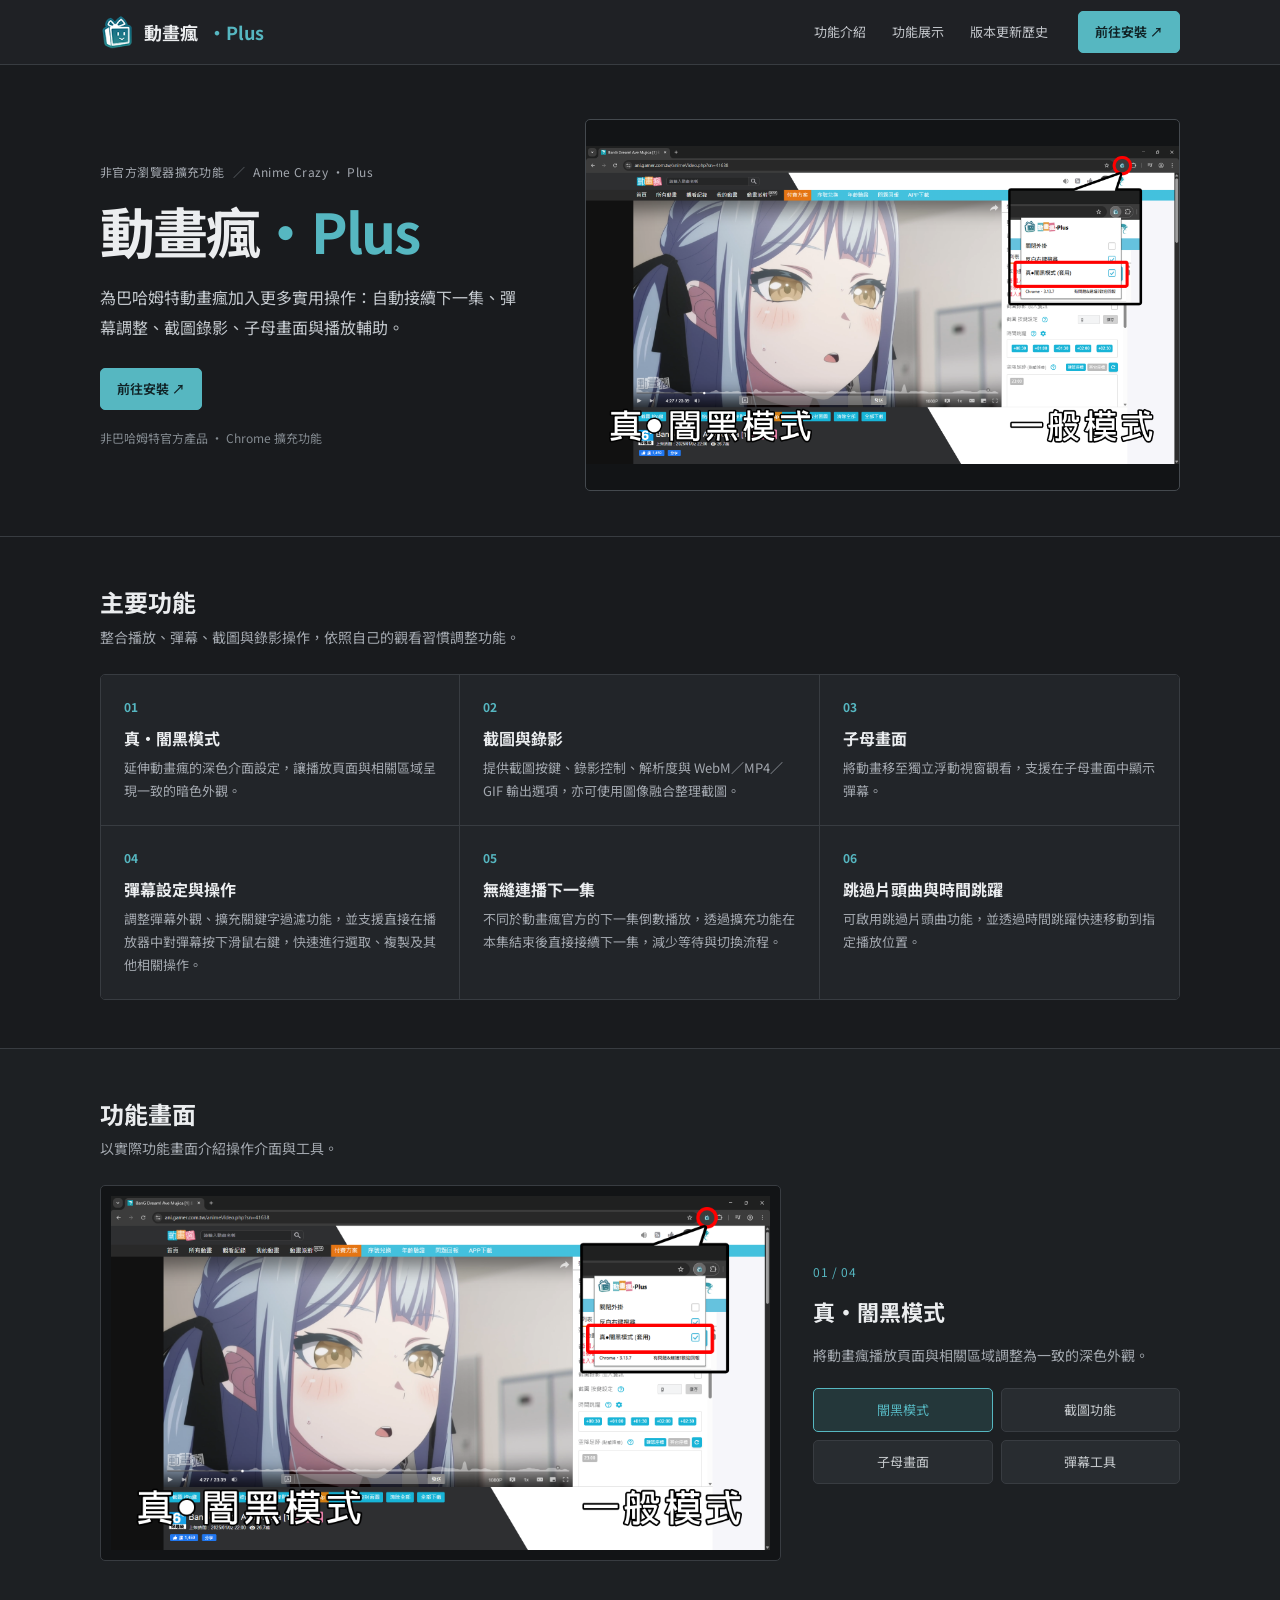
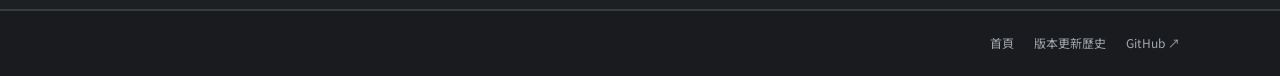
<file: index.html>
<!DOCTYPE html>

<html lang="zh-Hant"><head><meta charset="utf-8"/><meta content="width=device-width,initial-scale=1" name="viewport"/><title>動畫瘋·Plus（動畫瘋Plus）｜巴哈姆特動畫瘋非官方瀏覽器擴充功能</title><meta content="動畫瘋·Plus（動畫瘋Plus）是為巴哈姆特動畫瘋設計的非官方 Chrome 瀏覽器擴充功能，提供無縫連播下一集、彈幕右鍵操作與關鍵字過濾、截圖錄影、子母畫面及真・闇黑模式。" name="description"/><meta content="index,follow" name="robots"/><link href="https://xu3u04u48.github.io/Anime_Crazy_Dot_Plus/index.html" rel="canonical"/><meta content="website" property="og:type"/><meta content="動畫瘋·Plus（動畫瘋Plus）｜巴哈姆特動畫瘋非官方瀏覽器擴充功能" property="og:title"/><meta content="動畫瘋·Plus（動畫瘋Plus）是為巴哈姆特動畫瘋設計的非官方 Chrome 瀏覽器擴充功能，提供無縫連播下一集、彈幕右鍵操作與關鍵字過濾、截圖錄影、子母畫面及真・闇黑模式。" property="og:description"/><meta content="https://xu3u04u48.github.io/Anime_Crazy_Dot_Plus/img/1.png" property="og:image"/><link href="img/48.png" rel="icon"/><link href="style.css" rel="stylesheet"/><meta content="動畫瘋·Plus,動畫瘋Plus,巴哈姆特動畫瘋,動畫瘋擴充功能,動畫瘋插件,動畫瘋自動播放下一集,動畫瘋彈幕,動畫瘋截圖,動畫瘋錄影" name="keywords"/><meta content="https://xu3u04u48.github.io/Anime_Crazy_Dot_Plus/index.html" property="og:url"/><meta content="zh_TW" property="og:locale"/><meta content="summary_large_image" name="twitter:card"/><meta content="動畫瘋·Plus（動畫瘋Plus）｜巴哈姆特動畫瘋非官方瀏覽器擴充功能" name="twitter:title"/><meta content="動畫瘋·Plus（動畫瘋Plus）是為巴哈姆特動畫瘋設計的非官方 Chrome 瀏覽器擴充功能，提供無縫連播下一集、彈幕右鍵操作與關鍵字過濾、截圖錄影、子母畫面及真・闇黑模式。" name="twitter:description"/><script type="application/ld+json">{"@context":"https://schema.org","@type":"SoftwareApplication","name":"動畫瘋·Plus","alternateName":["動畫瘋Plus"],"applicationCategory":"BrowserApplication","operatingSystem":"Google Chrome","description":"動畫瘋·Plus（動畫瘋Plus）是為巴哈姆特動畫瘋設計的非官方 Chrome 瀏覽器擴充功能，提供無縫連播下一集、彈幕右鍵操作與關鍵字過濾、截圖錄影、子母畫面及真・闇黑模式。","url":"https://xu3u04u48.github.io/Anime_Crazy_Dot_Plus/index.html","image":"https://xu3u04u48.github.io/Anime_Crazy_Dot_Plus/img/1.png","isAccessibleForFree":true}</script></head><body><header class="site-header"><div class="shell header-inner"><a aria-label="動畫瘋·Plus 首頁" class="brand" href="index.html" title="動畫瘋·Plus｜非官方瀏覽器擴充功能"><img alt="動畫瘋·Plus 圖示" onerror="this.src='https://xu3u04u48.github.io/Anime_Crazy_Dot_Plus/img/48.png'" src="img/48.png"/>動畫瘋<span>·Plus</span></a><nav aria-label="主要導覽" class="nav-links"><a href="index.html#features">功能介紹</a><a href="index.html#showcase">功能展示</a><a href="update.html">版本更新歷史</a></nav><a class="btn primary header-install" href="https://chromewebstore.google.com/detail/jkpkmeimgkhodlppajjgikfcodlilmpd" rel="noopener noreferrer" target="_blank">前往安裝 ↗</a></div></header><main><section class="hero"><div class="shell intro"><div class="intro-copy"><div class="kicker">非官方瀏覽器擴充功能 <span>／</span> Anime Crazy · Plus</div><h1>動畫瘋<span>·Plus</span></h1><p>為巴哈姆特動畫瘋加入更多實用操作：自動接續下一集、彈幕調整、截圖錄影、子母畫面與播放輔助。</p><div class="actions"><a class="btn primary" href="https://chromewebstore.google.com/detail/jkpkmeimgkhodlppajjgikfcodlilmpd" rel="noopener noreferrer" target="_blank">前往安裝 ↗</a></div><div class="fineprint">非巴哈姆特官方產品 · Chrome 擴充功能</div></div><div class="intro-shot"><img alt="動畫瘋·Plus 真・闇黑模式畫面" onerror="this.onerror=null;this.src='https://xu3u04u48.github.io/Anime_Crazy_Dot_Plus/img/1.png'" src="img/1.png"/></div></div></section><section class="section" id="features"><div class="shell"><h2 class="section-title">主要功能</h2><p class="section-lead">整合播放、彈幕、截圖與錄影操作，依照自己的觀看習慣調整功能。</p><div class="features compact-features"><article class="feature"><div aria-hidden="true" class="feature-icon">01</div><h3>真・闇黑模式</h3><p>延伸動畫瘋的深色介面設定，讓播放頁面與相關區域呈現一致的暗色外觀。</p></article><article class="feature"><div aria-hidden="true" class="feature-icon">02</div><h3>截圖與錄影</h3><p>提供截圖按鍵、錄影控制、解析度與 WebM／MP4／GIF 輸出選項，亦可使用圖像融合整理截圖。</p></article><article class="feature"><div aria-hidden="true" class="feature-icon">03</div><h3>子母畫面</h3><p>將動畫移至獨立浮動視窗觀看，支援在子母畫面中顯示彈幕。</p></article><article class="feature"><div aria-hidden="true" class="feature-icon">04</div><h3>彈幕設定與操作</h3><p>調整彈幕外觀、擴充關鍵字過濾功能，並支援直接在播放器中對彈幕按下滑鼠右鍵，快速進行選取、複製及其他相關操作。</p></article><article class="feature"><div aria-hidden="true" class="feature-icon">05</div><h3>無縫連播下一集</h3><p>不同於動畫瘋官方的下一集倒數播放，透過擴充功能在本集結束後直接接續下一集，減少等待與切換流程。</p></article><article class="feature"><div aria-hidden="true" class="feature-icon">06</div><h3>跳過片頭曲與時間跳躍</h3><p>可啟用跳過片頭曲功能，並透過時間跳躍快速移動到指定播放位置。</p></article></div></div></section><section class="section alt" id="showcase"><div class="shell"><h2 class="section-title">功能畫面</h2><p class="section-lead">以實際功能畫面介紹操作介面與工具。</p><div class="showcase"><div class="showcase-visual"><img alt="真・闇黑模式展示" id="showcase-image" onerror="this.onerror=null;this.src='https://xu3u04u48.github.io/Anime_Crazy_Dot_Plus/img/1.png'" src="img/1.png"/></div><div><div class="eyebrow" id="showcase-count">01 / 04</div><h3 id="showcase-title">真・闇黑模式</h3><p id="showcase-desc">將動畫瘋播放頁面與相關區域調整為一致的深色外觀。</p><div aria-label="選擇功能展示" class="switches" role="group"><button aria-pressed="true" class="switch active" data-slide="0">闇黑模式</button><button aria-pressed="false" class="switch" data-slide="1">截圖功能</button><button aria-pressed="false" class="switch" data-slide="2">子母畫面</button><button aria-pressed="false" class="switch" data-slide="3">彈幕工具</button></div></div></div></div></section></main><footer class="footer"><div class="shell footer-inner"><div class="footer-links"><a href="index.html">首頁</a><a href="update.html">版本更新歷史</a><a href="https://github.com/xu3u04u48/Anime_Crazy_Dot_Plus" rel="noopener noreferrer" target="_blank">GitHub ↗</a></div></div></footer><script>const slides=[['真・闇黑模式','將動畫瘋播放頁面與相關區域調整為一致的深色外觀。'],['截圖功能','提供截圖與錄影工具，可設定解析度、輸出格式及是否加入彈幕、Logo、影片資訊。'],['子母畫面','在獨立的子母畫面中觀看動畫，並支援顯示彈幕。'],['彈幕工具','提供彈幕外觀調整、關鍵字過濾，以及彈幕選取與複製等操作。']];document.querySelectorAll('[data-slide]').forEach(btn=>btn.addEventListener('click',()=>{let i=Number(btn.dataset.slide),img=document.getElementById('showcase-image');img.src='img/'+(i+1)+'.png';img.onerror=()=>{img.onerror=null;img.src='https://xu3u04u48.github.io/Anime_Crazy_Dot_Plus/img/'+(i+1)+'.png'};img.alt=slides[i][0]+'展示';document.getElementById('showcase-title').textContent=slides[i][0];document.getElementById('showcase-desc').textContent=slides[i][1];document.getElementById('showcase-count').textContent=String(i+1).padStart(2,'0')+' / 04';document.querySelectorAll('[data-slide]').forEach(b=>{b.classList.toggle('active',b===btn);b.setAttribute('aria-pressed',String(b===btn))})}));</script></body></html>
</file>
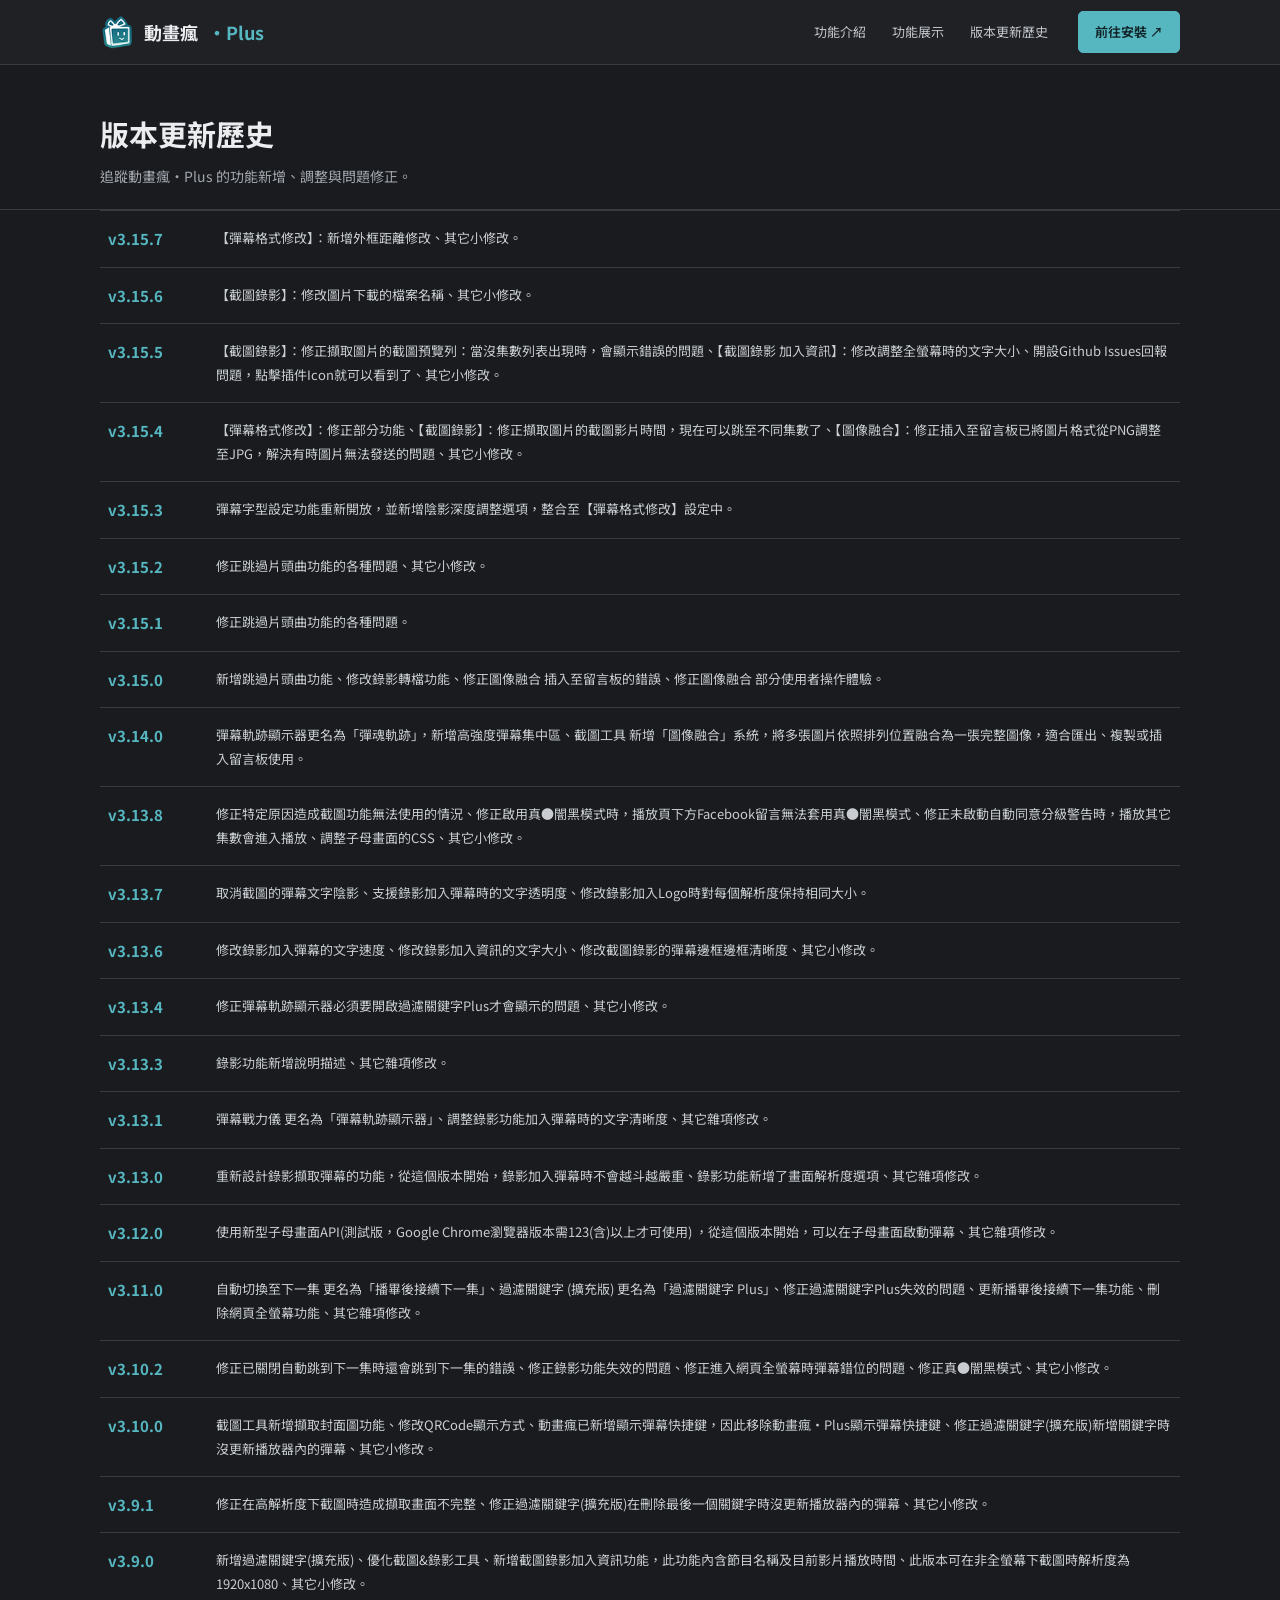
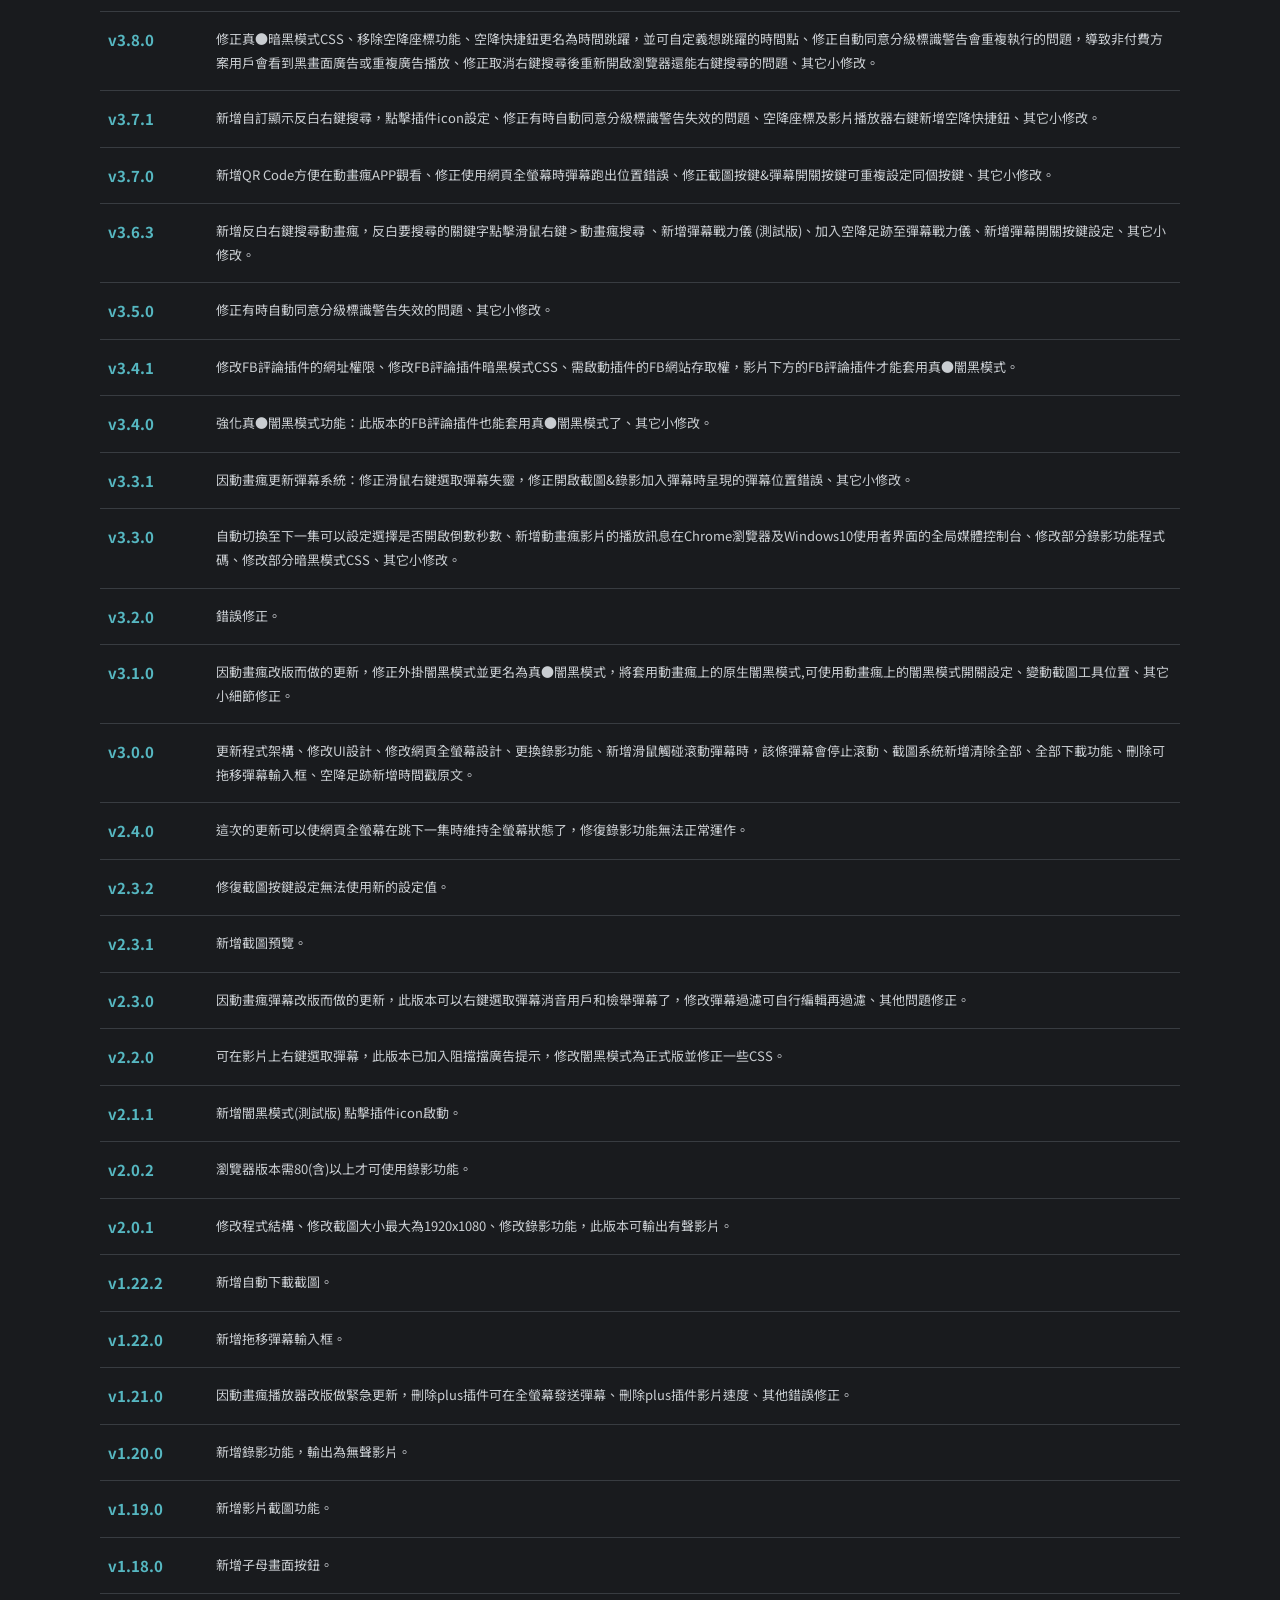
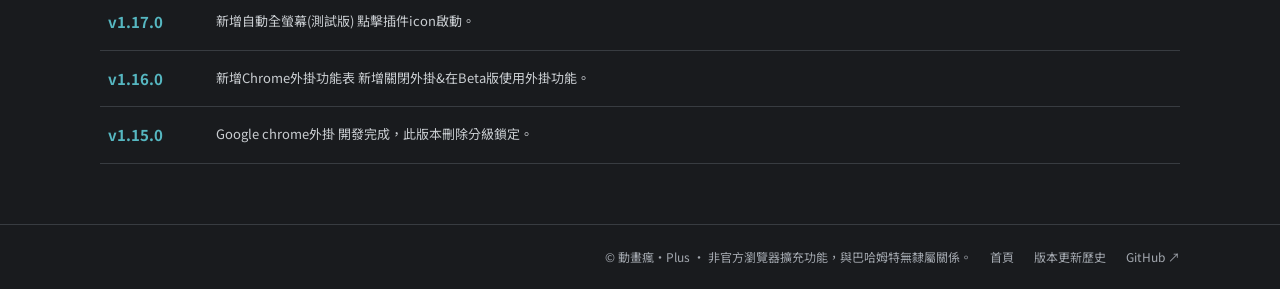
<file: update.html>
<!DOCTYPE html>

<html lang="zh-Hant"><head><meta charset="utf-8"/><meta content="width=device-width,initial-scale=1" name="viewport"/><title>版本更新歷史｜動畫瘋·Plus（動畫瘋Plus）</title><meta content="查看動畫瘋·Plus（動畫瘋Plus）的版本更新歷史，包含彈幕設定、影片截圖錄影、子母畫面、連播下一集及播放器輔助功能的新增與修正紀錄。" name="description"/><meta content="index,follow" name="robots"/><link href="https://xu3u04u48.github.io/Anime_Crazy_Dot_Plus/update.html" rel="canonical"/><meta content="website" property="og:type"/><meta content="版本更新歷史｜動畫瘋·Plus（動畫瘋Plus）" property="og:title"/><meta content="查看動畫瘋·Plus（動畫瘋Plus）的版本更新歷史，包含彈幕設定、影片截圖錄影、子母畫面、連播下一集及播放器輔助功能的新增與修正紀錄。" property="og:description"/><meta content="https://xu3u04u48.github.io/Anime_Crazy_Dot_Plus/img/1.png" property="og:image"/><link href="img/48.png" rel="icon"/><link href="style.css" rel="stylesheet"/><meta content="動畫瘋·Plus,動畫瘋Plus,巴哈姆特動畫瘋,動畫瘋擴充功能,動畫瘋插件,動畫瘋自動播放下一集,動畫瘋彈幕,動畫瘋截圖,動畫瘋錄影" name="keywords"/><meta content="https://xu3u04u48.github.io/Anime_Crazy_Dot_Plus/update.html" property="og:url"/><meta content="zh_TW" property="og:locale"/><meta content="summary_large_image" name="twitter:card"/><meta content="版本更新歷史｜動畫瘋·Plus（動畫瘋Plus）" name="twitter:title"/><meta content="查看動畫瘋·Plus（動畫瘋Plus）的版本更新歷史，包含彈幕設定、影片截圖錄影、子母畫面、連播下一集及播放器輔助功能的新增與修正紀錄。" name="twitter:description"/></head><body><header class="site-header"><div class="shell header-inner"><a aria-label="動畫瘋·Plus 首頁" class="brand" href="index.html"><img alt="動畫瘋·Plus 圖示" onerror="this.src='https://xu3u04u48.github.io/Anime_Crazy_Dot_Plus/img/48.png'" src="img/48.png"/>動畫瘋<span>·Plus</span></a><nav aria-label="主要導覽" class="nav-links"><a href="index.html#features">功能介紹</a><a href="index.html#showcase">功能展示</a><a href="update.html">版本更新歷史</a></nav><a class="btn primary header-install" href="https://chromewebstore.google.com/detail/jkpkmeimgkhodlppajjgikfcodlilmpd" rel="noopener noreferrer" target="_blank">前往安裝 ↗</a></div></header><main><section class="updates-hero"><div class="shell"><h1>版本更新歷史</h1><p>追蹤動畫瘋·Plus 的功能新增、調整與問題修正。</p></div></section><section class="shell"><div class="update-list" id="updates"><article class="update-item" data-search="3.15.7 【彈幕格式修改】：新增外框距離修改、其它小修改。"><div class="version">v3.15.7</div><p>【彈幕格式修改】：新增外框距離修改、其它小修改。</p></article><article class="update-item" data-search="3.15.6 【截圖錄影】：修改圖片下載的檔案名稱、其它小修改。"><div class="version">v3.15.6</div><p>【截圖錄影】：修改圖片下載的檔案名稱、其它小修改。</p></article><article class="update-item" data-search="3.15.5 【截圖錄影】：修正擷取圖片的截圖預覽列：當沒集數列表出現時，會顯示錯誤的問題、【截圖錄影 加入資訊】：修改調整全螢幕時的文字大小、開設github issues回報問題，點擊插件icon就可以看到了、其它小修改。"><div class="version">v3.15.5</div><p>【截圖錄影】：修正擷取圖片的截圖預覽列：當沒集數列表出現時，會顯示錯誤的問題、【截圖錄影 加入資訊】：修改調整全螢幕時的文字大小、開設Github Issues回報問題，點擊插件Icon就可以看到了、其它小修改。</p></article><article class="update-item" data-search="3.15.4 【彈幕格式修改】：修正部分功能、【截圖錄影】：修正擷取圖片的截圖影片時間，現在可以跳至不同集數了、【圖像融合】：修正插入至留言板已將圖片格式從png調整至jpg，解決有時圖片無法發送的問題、其它小修改。"><div class="version">v3.15.4</div><p>【彈幕格式修改】：修正部分功能、【截圖錄影】：修正擷取圖片的截圖影片時間，現在可以跳至不同集數了、【圖像融合】：修正插入至留言板已將圖片格式從PNG調整至JPG，解決有時圖片無法發送的問題、其它小修改。</p></article><article class="update-item" data-search="3.15.3 彈幕字型設定功能重新開放，並新增陰影深度調整選項，整合至【彈幕格式修改】設定中。"><div class="version">v3.15.3</div><p>彈幕字型設定功能重新開放，並新增陰影深度調整選項，整合至【彈幕格式修改】設定中。</p></article><article class="update-item" data-search="3.15.2 修正跳過片頭曲功能的各種問題、其它小修改。"><div class="version">v3.15.2</div><p>修正跳過片頭曲功能的各種問題、其它小修改。</p></article><article class="update-item" data-search="3.15.1 修正跳過片頭曲功能的各種問題。"><div class="version">v3.15.1</div><p>修正跳過片頭曲功能的各種問題。</p></article><article class="update-item" data-search="3.15.0 新增跳過片頭曲功能、修改錄影轉檔功能、修正圖像融合 插入至留言板的錯誤、修正圖像融合 部分使用者操作體驗。"><div class="version">v3.15.0</div><p>新增跳過片頭曲功能、修改錄影轉檔功能、修正圖像融合 插入至留言板的錯誤、修正圖像融合 部分使用者操作體驗。</p></article><article class="update-item" data-search="3.14.0 彈幕軌跡顯示器更名為「彈魂軌跡」，新增高強度彈幕集中區、截圖工具 新增「圖像融合」系統，將多張圖片依照排列位置融合為一張完整圖像，適合匯出、複製或插入留言板使用。"><div class="version">v3.14.0</div><p>彈幕軌跡顯示器更名為「彈魂軌跡」，新增高強度彈幕集中區、截圖工具 新增「圖像融合」系統，將多張圖片依照排列位置融合為一張完整圖像，適合匯出、複製或插入留言板使用。</p></article><article class="update-item" data-search="3.13.8 修正特定原因造成截圖功能無法使用的情況、修正啟用真●闇黑模式時，播放頁下方facebook留言無法套用真●闇黑模式、修正未啟動自動同意分級警告時，播放其它集數會進入播放、調整子母畫面的css、其它小修改。"><div class="version">v3.13.8</div><p>修正特定原因造成截圖功能無法使用的情況、修正啟用真●闇黑模式時，播放頁下方Facebook留言無法套用真●闇黑模式、修正未啟動自動同意分級警告時，播放其它集數會進入播放、調整子母畫面的CSS、其它小修改。</p></article><article class="update-item" data-search="3.13.7 取消截圖的彈幕文字陰影、支援錄影加入彈幕時的文字透明度、修改錄影加入logo時對每個解析度保持相同大小。"><div class="version">v3.13.7</div><p>取消截圖的彈幕文字陰影、支援錄影加入彈幕時的文字透明度、修改錄影加入Logo時對每個解析度保持相同大小。</p></article><article class="update-item" data-search="3.13.6 修改錄影加入彈幕的文字速度、修改錄影加入資訊的文字大小、修改截圖錄影的彈幕邊框邊框清晰度、其它小修改。"><div class="version">v3.13.6</div><p>修改錄影加入彈幕的文字速度、修改錄影加入資訊的文字大小、修改截圖錄影的彈幕邊框邊框清晰度、其它小修改。</p></article><article class="update-item" data-search="3.13.4 修正彈幕軌跡顯示器必須要開啟過濾關鍵字plus才會顯示的問題、其它小修改。"><div class="version">v3.13.4</div><p>修正彈幕軌跡顯示器必須要開啟過濾關鍵字Plus才會顯示的問題、其它小修改。</p></article><article class="update-item" data-search="3.13.3 錄影功能新增說明描述、其它雜項修改。"><div class="version">v3.13.3</div><p>錄影功能新增說明描述、其它雜項修改。</p></article><article class="update-item" data-search="3.13.1 彈幕戰力儀 更名為「彈幕軌跡顯示器」、調整錄影功能加入彈幕時的文字清晰度、其它雜項修改。"><div class="version">v3.13.1</div><p>彈幕戰力儀 更名為「彈幕軌跡顯示器」、調整錄影功能加入彈幕時的文字清晰度、其它雜項修改。</p></article><article class="update-item" data-search="3.13.0 重新設計錄影擷取彈幕的功能，從這個版本開始，錄影加入彈幕時不會越斗越嚴重、錄影功能新增了畫面解析度選項、其它雜項修改。"><div class="version">v3.13.0</div><p>重新設計錄影擷取彈幕的功能，從這個版本開始，錄影加入彈幕時不會越斗越嚴重、錄影功能新增了畫面解析度選項、其它雜項修改。</p></article><article class="update-item" data-search="3.12.0 使用新型子母畫面api(測試版，google chrome瀏覽器版本需123(含)以上才可使用) ，從這個版本開始，可以在子母畫面啟動彈幕、其它雜項修改。"><div class="version">v3.12.0</div><p>使用新型子母畫面API(測試版，Google Chrome瀏覽器版本需123(含)以上才可使用) ，從這個版本開始，可以在子母畫面啟動彈幕、其它雜項修改。</p></article><article class="update-item" data-search="3.11.0 自動切換至下一集 更名為「播畢後接續下一集」、過濾關鍵字 (擴充版) 更名為「過濾關鍵字 plus」、修正過濾關鍵字plus失效的問題、更新播畢後接續下一集功能、刪除網頁全螢幕功能、其它雜項修改。"><div class="version">v3.11.0</div><p>自動切換至下一集 更名為「播畢後接續下一集」、過濾關鍵字 (擴充版) 更名為「過濾關鍵字 Plus」、修正過濾關鍵字Plus失效的問題、更新播畢後接續下一集功能、刪除網頁全螢幕功能、其它雜項修改。</p></article><article class="update-item" data-search="3.10.2 修正已關閉自動跳到下一集時還會跳到下一集的錯誤、修正錄影功能失效的問題、修正進入網頁全螢幕時彈幕錯位的問題、修正真●闇黑模式、其它小修改。"><div class="version">v3.10.2</div><p>修正已關閉自動跳到下一集時還會跳到下一集的錯誤、修正錄影功能失效的問題、修正進入網頁全螢幕時彈幕錯位的問題、修正真●闇黑模式、其它小修改。</p></article><article class="update-item" data-search="3.10.0 截圖工具新增擷取封面圖功能、修改qrcode顯示方式、動畫瘋已新增顯示彈幕快捷鍵，因此移除動畫瘋·plus顯示彈幕快捷鍵、修正過濾關鍵字(擴充版)新增關鍵字時沒更新播放器內的彈幕、其它小修改。"><div class="version">v3.10.0</div><p>截圖工具新增擷取封面圖功能、修改QRCode顯示方式、動畫瘋已新增顯示彈幕快捷鍵，因此移除動畫瘋·Plus顯示彈幕快捷鍵、修正過濾關鍵字(擴充版)新增關鍵字時沒更新播放器內的彈幕、其它小修改。</p></article><article class="update-item" data-search="3.9.1 修正在高解析度下截圖時造成擷取畫面不完整、修正過濾關鍵字(擴充版)在刪除最後一個關鍵字時沒更新播放器內的彈幕、其它小修改。"><div class="version">v3.9.1</div><p>修正在高解析度下截圖時造成擷取畫面不完整、修正過濾關鍵字(擴充版)在刪除最後一個關鍵字時沒更新播放器內的彈幕、其它小修改。</p></article><article class="update-item" data-search="3.9.0 新增過濾關鍵字(擴充版)、優化截圖&amp;錄影工具、新增截圖錄影加入資訊功能，此功能內含節目名稱及目前影片播放時間、此版本可在非全螢幕下截圖時解析度為1920x1080、其它小修改。"><div class="version">v3.9.0</div><p>新增過濾關鍵字(擴充版)、優化截圖&amp;錄影工具、新增截圖錄影加入資訊功能，此功能內含節目名稱及目前影片播放時間、此版本可在非全螢幕下截圖時解析度為1920x1080、其它小修改。</p></article><article class="update-item" data-search="3.8.0 修正真●暗黑模式css、移除空降座標功能、空降快捷鈕更名為時間跳躍，並可自定義想跳躍的時間點、修正自動同意分級標識警告會重複執行的問題，導致非付費方案用戶會看到黑畫面廣告或重複廣告播放、修正取消右鍵搜尋後重新開啟瀏覽器還能右鍵搜尋的問題、其它小修改。"><div class="version">v3.8.0</div><p>修正真●暗黑模式CSS、移除空降座標功能、空降快捷鈕更名為時間跳躍，並可自定義想跳躍的時間點、修正自動同意分級標識警告會重複執行的問題，導致非付費方案用戶會看到黑畫面廣告或重複廣告播放、修正取消右鍵搜尋後重新開啟瀏覽器還能右鍵搜尋的問題、其它小修改。</p></article><article class="update-item" data-search="3.7.1 新增自訂顯示反白右鍵搜尋，點擊插件icon設定、修正有時自動同意分級標識警告失效的問題、空降座標及影片播放器右鍵新增空降快捷鈕、其它小修改。"><div class="version">v3.7.1</div><p>新增自訂顯示反白右鍵搜尋，點擊插件icon設定、修正有時自動同意分級標識警告失效的問題、空降座標及影片播放器右鍵新增空降快捷鈕、其它小修改。</p></article><article class="update-item" data-search="3.7.0 新增qr code方便在動畫瘋app觀看、修正使用網頁全螢幕時彈幕跑出位置錯誤、修正截圖按鍵&amp;彈幕開關按鍵可重複設定同個按鍵、其它小修改。"><div class="version">v3.7.0</div><p>新增QR Code方便在動畫瘋APP觀看、修正使用網頁全螢幕時彈幕跑出位置錯誤、修正截圖按鍵&amp;彈幕開關按鍵可重複設定同個按鍵、其它小修改。</p></article><article class="update-item" data-search="3.6.3 新增反白右鍵搜尋動畫瘋，反白要搜尋的關鍵字點擊滑鼠右鍵 &gt; 動畫瘋搜尋 、新增彈幕戰力儀 (測試版)、加入空降足跡至彈幕戰力儀、新增彈幕開關按鍵設定、其它小修改。"><div class="version">v3.6.3</div><p>新增反白右鍵搜尋動畫瘋，反白要搜尋的關鍵字點擊滑鼠右鍵 &gt; 動畫瘋搜尋 、新增彈幕戰力儀 (測試版)、加入空降足跡至彈幕戰力儀、新增彈幕開關按鍵設定、其它小修改。</p></article><article class="update-item" data-search="3.5.0 修正有時自動同意分級標識警告失效的問題、其它小修改。"><div class="version">v3.5.0</div><p>修正有時自動同意分級標識警告失效的問題、其它小修改。</p></article><article class="update-item" data-search="3.4.1 修改fb評論插件的網址權限、修改fb評論插件暗黑模式css、需啟動插件的fb網站存取權，影片下方的fb評論插件才能套用真●闇黑模式。"><div class="version">v3.4.1</div><p>修改FB評論插件的網址權限、修改FB評論插件暗黑模式CSS、需啟動插件的FB網站存取權，影片下方的FB評論插件才能套用真●闇黑模式。</p></article><article class="update-item" data-search="3.4.0 強化真●闇黑模式功能：此版本的fb評論插件也能套用真●闇黑模式了、其它小修改。"><div class="version">v3.4.0</div><p>強化真●闇黑模式功能：此版本的FB評論插件也能套用真●闇黑模式了、其它小修改。</p></article><article class="update-item" data-search="3.3.1 因動畫瘋更新彈幕系統：修正滑鼠右鍵選取彈幕失靈，修正開啟截圖&amp;錄影加入彈幕時呈現的彈幕位置錯誤、其它小修改。"><div class="version">v3.3.1</div><p>因動畫瘋更新彈幕系統：修正滑鼠右鍵選取彈幕失靈，修正開啟截圖&amp;錄影加入彈幕時呈現的彈幕位置錯誤、其它小修改。</p></article><article class="update-item" data-search="3.3.0 自動切換至下一集可以設定選擇是否開啟倒數秒數、新增動畫瘋影片的播放訊息在chrome瀏覽器及windows10使用者界面的全局媒體控制台、修改部分錄影功能程式碼、修改部分暗黑模式css、其它小修改。"><div class="version">v3.3.0</div><p>自動切換至下一集可以設定選擇是否開啟倒數秒數、新增動畫瘋影片的播放訊息在Chrome瀏覽器及Windows10使用者界面的全局媒體控制台、修改部分錄影功能程式碼、修改部分暗黑模式CSS、其它小修改。</p></article><article class="update-item" data-search="3.2.0 錯誤修正。"><div class="version">v3.2.0</div><p>錯誤修正。</p></article><article class="update-item" data-search="3.1.0 因動畫瘋改版而做的更新，修正外掛闇黑模式並更名為真●闇黑模式，將套用動畫瘋上的原生闇黑模式,可使用動畫瘋上的闇黑模式開關設定、變動截圖工具位置、其它小細節修正。"><div class="version">v3.1.0</div><p>因動畫瘋改版而做的更新，修正外掛闇黑模式並更名為真●闇黑模式，將套用動畫瘋上的原生闇黑模式,可使用動畫瘋上的闇黑模式開關設定、變動截圖工具位置、其它小細節修正。</p></article><article class="update-item" data-search="3.0.0 更新程式架構、修改ui設計、修改網頁全螢幕設計、更換錄影功能、新增滑鼠觸碰滾動彈幕時，該條彈幕會停止滾動、截圖系統新增清除全部、全部下載功能、刪除可拖移彈幕輸入框、空降足跡新增時間戳原文。"><div class="version">v3.0.0</div><p>更新程式架構、修改UI設計、修改網頁全螢幕設計、更換錄影功能、新增滑鼠觸碰滾動彈幕時，該條彈幕會停止滾動、截圖系統新增清除全部、全部下載功能、刪除可拖移彈幕輸入框、空降足跡新增時間戳原文。</p></article><article class="update-item" data-search="2.4.0 這次的更新可以使網頁全螢幕在跳下一集時維持全螢幕狀態了，修復錄影功能無法正常運作。"><div class="version">v2.4.0</div><p>這次的更新可以使網頁全螢幕在跳下一集時維持全螢幕狀態了，修復錄影功能無法正常運作。</p></article><article class="update-item" data-search="2.3.2 修復截圖按鍵設定無法使用新的設定值。"><div class="version">v2.3.2</div><p>修復截圖按鍵設定無法使用新的設定值。</p></article><article class="update-item" data-search="2.3.1 新增截圖預覽。"><div class="version">v2.3.1</div><p>新增截圖預覽。</p></article><article class="update-item" data-search="2.3.0 因動畫瘋彈幕改版而做的更新，此版本可以右鍵選取彈幕消音用戶和檢舉彈幕了，修改彈幕過濾可自行編輯再過濾、其他問題修正。"><div class="version">v2.3.0</div><p>因動畫瘋彈幕改版而做的更新，此版本可以右鍵選取彈幕消音用戶和檢舉彈幕了，修改彈幕過濾可自行編輯再過濾、其他問題修正。</p></article><article class="update-item" data-search="2.2.0 可在影片上右鍵選取彈幕，此版本已加入阻擋擋廣告提示，修改闇黑模式為正式版並修正一些css。"><div class="version">v2.2.0</div><p>可在影片上右鍵選取彈幕，此版本已加入阻擋擋廣告提示，修改闇黑模式為正式版並修正一些CSS。</p></article><article class="update-item" data-search="2.1.1 新增闇黑模式(測試版) 點擊插件icon啟動。"><div class="version">v2.1.1</div><p>新增闇黑模式(測試版) 點擊插件icon啟動。</p></article><article class="update-item" data-search="2.0.2 瀏覽器版本需80(含)以上才可使用錄影功能。"><div class="version">v2.0.2</div><p>瀏覽器版本需80(含)以上才可使用錄影功能。</p></article><article class="update-item" data-search="2.0.1 修改程式結構、修改截圖大小最大為1920x1080、修改錄影功能，此版本可輸出有聲影片。"><div class="version">v2.0.1</div><p>修改程式結構、修改截圖大小最大為1920x1080、修改錄影功能，此版本可輸出有聲影片。</p></article><article class="update-item" data-search="1.22.2 新增自動下載截圖。"><div class="version">v1.22.2</div><p>新增自動下載截圖。</p></article><article class="update-item" data-search="1.22.0 新增拖移彈幕輸入框。"><div class="version">v1.22.0</div><p>新增拖移彈幕輸入框。</p></article><article class="update-item" data-search="1.21.0 因動畫瘋播放器改版做緊急更新，刪除plus插件可在全螢幕發送彈幕、刪除plus插件影片速度、其他錯誤修正。"><div class="version">v1.21.0</div><p>因動畫瘋播放器改版做緊急更新，刪除plus插件可在全螢幕發送彈幕、刪除plus插件影片速度、其他錯誤修正。</p></article><article class="update-item" data-search="1.20.0 新增錄影功能，輸出為無聲影片。"><div class="version">v1.20.0</div><p>新增錄影功能，輸出為無聲影片。</p></article><article class="update-item" data-search="1.19.0 新增影片截圖功能。"><div class="version">v1.19.0</div><p>新增影片截圖功能。</p></article><article class="update-item" data-search="1.18.0 新增子母畫面按鈕。"><div class="version">v1.18.0</div><p>新增子母畫面按鈕。</p></article><article class="update-item" data-search="1.17.0 新增自動全螢幕(測試版) 點擊插件icon啟動。"><div class="version">v1.17.0</div><p>新增自動全螢幕(測試版) 點擊插件icon啟動。</p></article><article class="update-item" data-search="1.16.0 新增chrome外掛功能表 新增關閉外掛&amp;在beta版使用外掛功能。"><div class="version">v1.16.0</div><p>新增Chrome外掛功能表 新增關閉外掛&amp;在Beta版使用外掛功能。</p></article><article class="update-item" data-search="1.15.0 google chrome外掛 開發完成，此版本刪除分級鎖定。"><div class="version">v1.15.0</div><p>Google chrome外掛 開發完成，此版本刪除分級鎖定。</p></article></div></section></main><footer class="footer"><div class="shell footer-inner"><div>© 動畫瘋·Plus · 非官方瀏覽器擴充功能，與巴哈姆特無隸屬關係。</div><div class="footer-links"><a href="index.html">首頁</a><a href="update.html">版本更新歷史</a><a href="https://github.com/xu3u04u48/Anime_Crazy_Dot_Plus" rel="noopener noreferrer" target="_blank">GitHub ↗</a></div></div></footer></body></html>
</file>
<file: style.css>
@import url('https://fonts.googleapis.com/css2?family=Noto+Sans+TC:wght@400;500;600;700&display=swap');
:root{color-scheme:dark;--bg:#191b1e;--panel:#222529;--panel2:#292d31;--line:#383c41;--text:#ebedef;--muted:#a2a7ae;--accent:#56b7c1}
*{box-sizing:border-box}html{scroll-behavior:smooth}body{margin:0;background:var(--bg);color:var(--text);font:15px/1.7 'Noto Sans TC',system-ui,sans-serif}a{color:inherit;text-decoration:none}button,input{font:inherit}button{cursor:pointer}.shell{width:min(1080px,calc(100% - 48px));margin:auto}
.site-header{position:sticky;top:0;z-index:10;background:#202226f5;border-bottom:1px solid var(--line)}.header-inner{height:64px;display:flex;align-items:center;gap:30px}.brand{display:flex;align-items:center;gap:10px;font-size:18px;font-weight:700;white-space:nowrap}.brand img{width:34px;height:34px;border-radius:5px}.brand span{color:var(--accent)}.nav-links{display:flex;align-items:center;gap:26px;margin-left:auto;color:#c3c6cb;font-size:13px}.nav-links a:hover,.nav-links a[aria-current]{color:#fff}
.btn{display:inline-flex;align-items:center;justify-content:center;padding:9px 16px;border:1px solid #52575c;border-radius:5px;font-size:13px;font-weight:600;background:#2b2f33;transition:background .15s,border-color .15s}.btn:hover{border-color:var(--accent);background:#33393c}.btn.primary{background:var(--accent);border-color:var(--accent);color:#102225}.btn.primary:hover{background:#76cbd3}.btn.secondary{background:transparent}.header-install{white-space:nowrap}
.hero{padding:54px 0 45px;border-bottom:1px solid var(--line)}.intro{display:grid;grid-template-columns:.85fr 1.15fr;align-items:center;gap:46px}.kicker{color:var(--muted);font-size:12px;letter-spacing:.035em}.kicker span{color:#6d7279;padding:0 5px}.intro h1{font-size:clamp(38px,4.4vw,55px);letter-spacing:-.04em;line-height:1.25;margin:14px 0 18px}.intro h1 span{color:var(--accent)}.intro p{font-size:16px;color:#c4c9ce;line-height:1.85;max-width:430px;margin:0}.actions{display:flex;gap:10px;flex-wrap:wrap;margin-top:26px}.fineprint{color:#838a90;font-size:12px;margin-top:18px}.intro-shot{border:1px solid #44494e;background:#121416;border-radius:5px;overflow:hidden}.intro-shot img{display:block;width:100%;aspect-ratio:16/10;object-fit:contain}
.section{padding:48px 0}.section.alt{background:#1d2023;border-top:1px solid var(--line);border-bottom:1px solid var(--line)}.section-title{font-size:24px;line-height:1.4;margin:0 0 7px;font-weight:700}.section-lead{color:var(--muted);font-size:14px;margin:0 0 24px}.eyebrow{color:var(--accent);font-size:12px;letter-spacing:.05em}.features{display:grid;grid-template-columns:repeat(3,minmax(0,1fr));gap:0;border:1px solid var(--line);border-radius:5px;overflow:hidden}.feature{padding:22px 23px;background:#222529;border-right:1px solid var(--line);border-bottom:1px solid var(--line)}.feature:nth-child(3n){border-right:0}.feature:nth-last-child(-n+3){border-bottom:0}.feature-icon{color:var(--accent);font-size:12px;font-weight:700;margin-bottom:8px;font-variant-numeric:tabular-nums}.feature h3{font-size:16px;margin:0 0 5px}.feature p{font-size:13px;color:var(--muted);margin:0;line-height:1.75}
.showcase{display:grid;grid-template-columns:1.3fr .7fr;align-items:center;gap:32px}.showcase-visual{background:#121416;border:1px solid var(--line);border-radius:5px;padding:10px;min-height:290px;display:grid;place-items:center}.showcase-visual img{display:block;width:100%;max-height:410px;object-fit:contain}.showcase h3{font-size:22px;margin:10px 0}.showcase p{color:var(--muted);font-size:14px}.switches{display:grid;grid-template-columns:repeat(2,1fr);gap:8px;margin-top:20px}.switch{border:1px solid var(--line);border-radius:5px;background:#282c30;color:#c5c9cc;padding:10px 9px;font-size:13px;text-align:center}.switch:hover{border-color:#6d8588}.switch.active{border-color:var(--accent);color:var(--accent);background:#24373a}
.faq{border-top:1px solid var(--line);max-width:100%}.faq details{border-bottom:1px solid var(--line);padding:16px 4px}.faq summary{cursor:pointer;font-weight:600;font-size:14px}.faq p{margin:10px 0 0;color:var(--muted);font-size:13px}.footer{border-top:1px solid var(--line);padding:22px 0;color:var(--muted);font-size:12px}.footer-inner{display:flex;justify-content:space-between;gap:18px;flex-wrap:wrap}.footer-links{display:flex;gap:20px}
.updates-hero{padding:44px 0 20px;border-bottom:1px solid var(--line)}.updates-hero h1{font-size:29px;margin:0 0 7px}.updates-hero p{color:var(--muted);margin:0;font-size:14px}.update-list{display:grid;gap:0;padding-bottom:60px;border-top:1px solid var(--line)}.update-item{display:grid;grid-template-columns:92px 1fr;gap:16px;padding:15px 8px;border-bottom:1px solid var(--line)}.version{font-size:15px;font-weight:700;color:var(--accent)}.update-item p{margin:0;color:#c9cdd1;font-size:13px;line-height:1.85}
@media(max-width:820px){.intro,.showcase{grid-template-columns:1fr}.intro{gap:28px}.features{grid-template-columns:repeat(2,minmax(0,1fr))}.feature:nth-child(3n){border-right:1px solid var(--line)}.feature:nth-child(2n){border-right:0}.feature:nth-last-child(-n+3){border-bottom:1px solid var(--line)}.feature:nth-last-child(-n+2){border-bottom:0}.header-install{display:none}}
@media(max-width:540px){.shell{width:calc(100% - 30px)}.header-inner{height:60px;gap:12px}.brand{font-size:15px}.brand img{width:30px;height:30px}.nav-links{gap:11px;font-size:11px}.hero{padding:35px 0}.intro h1{font-size:38px}.intro p{font-size:14px}.section{padding:34px 0}.features{grid-template-columns:1fr}.feature,.feature:nth-child(3n),.feature:nth-child(2n),.feature:nth-last-child(-n+2){border-right:0;border-bottom:1px solid var(--line)}.feature:last-child{border-bottom:0}.showcase-visual{min-height:200px}.update-item{grid-template-columns:1fr;gap:3px}.footer-inner{display:block}.footer-links{margin-top:10px}}
@media(prefers-reduced-motion:reduce){html{scroll-behavior:auto}*{transition:none!important}}

/* 版本更新導覽與頁尾微調 */
.footer-inner{justify-content:flex-end}
</file>
